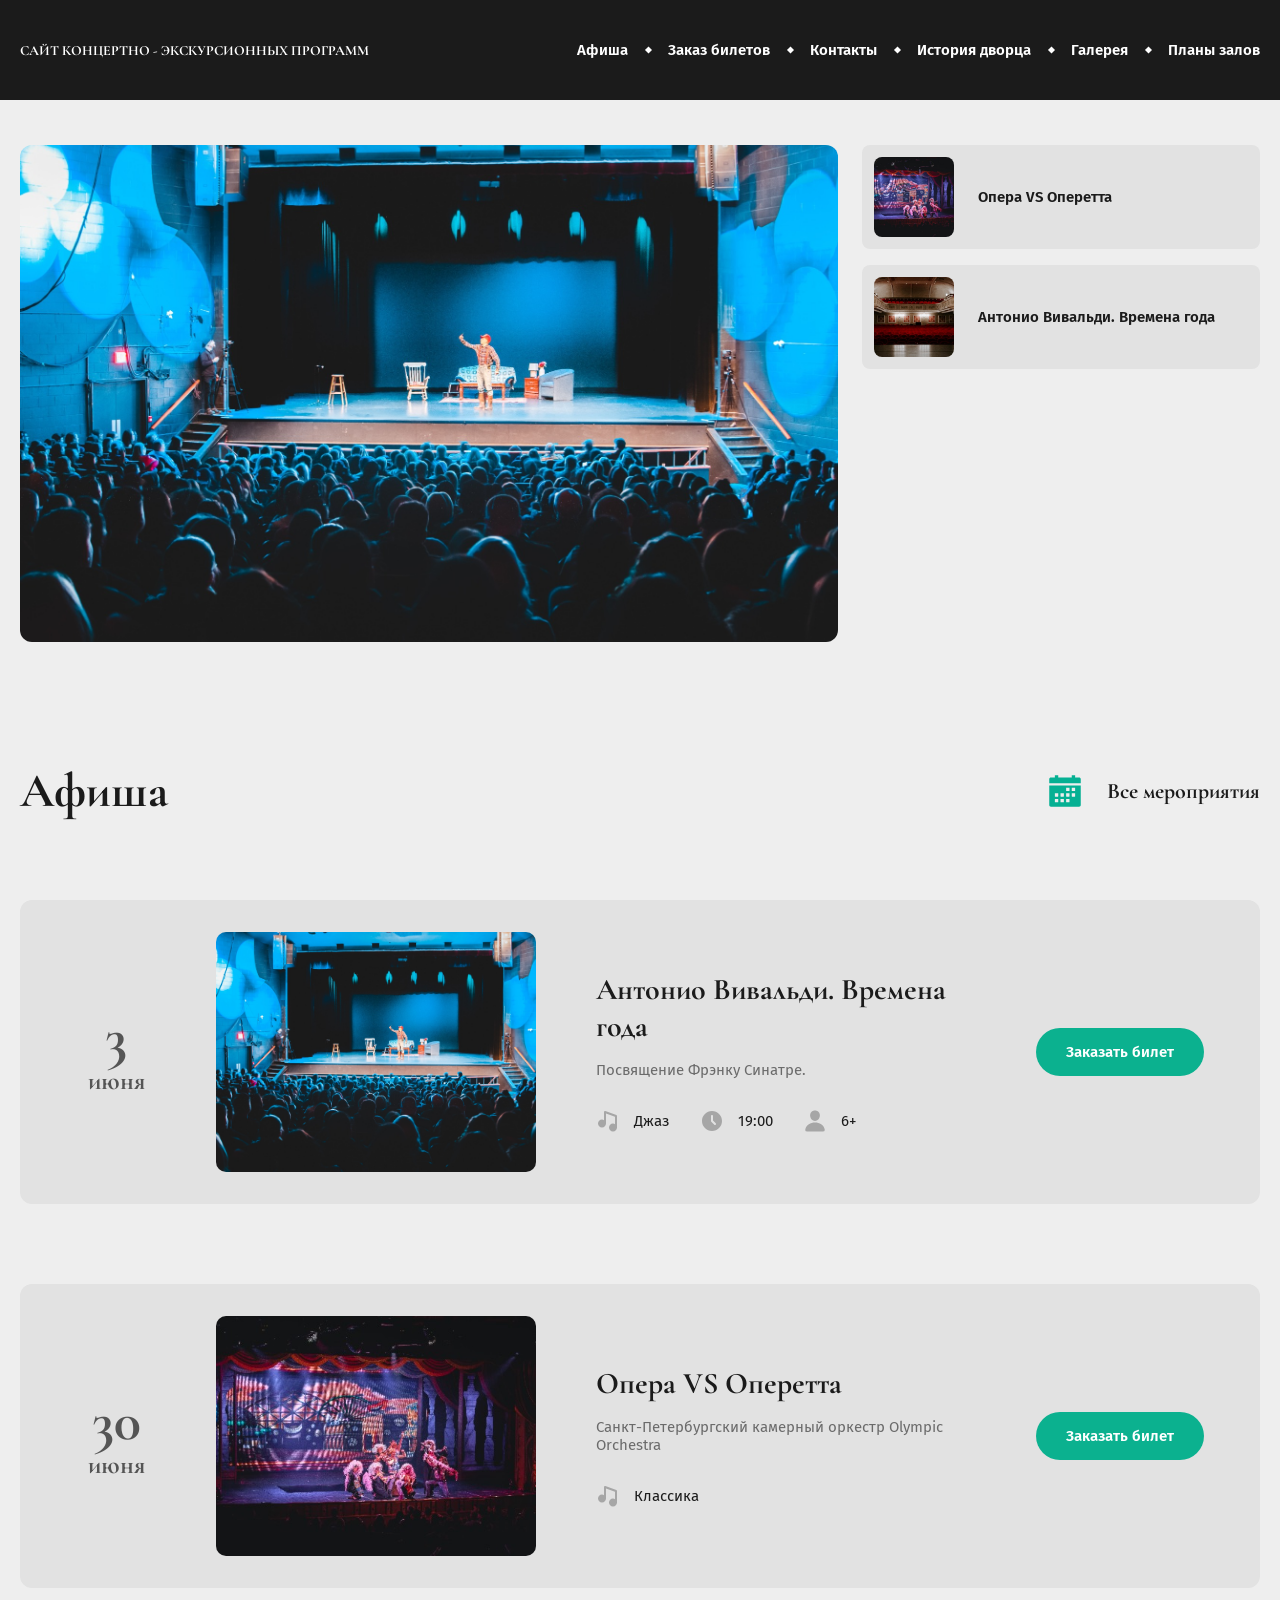
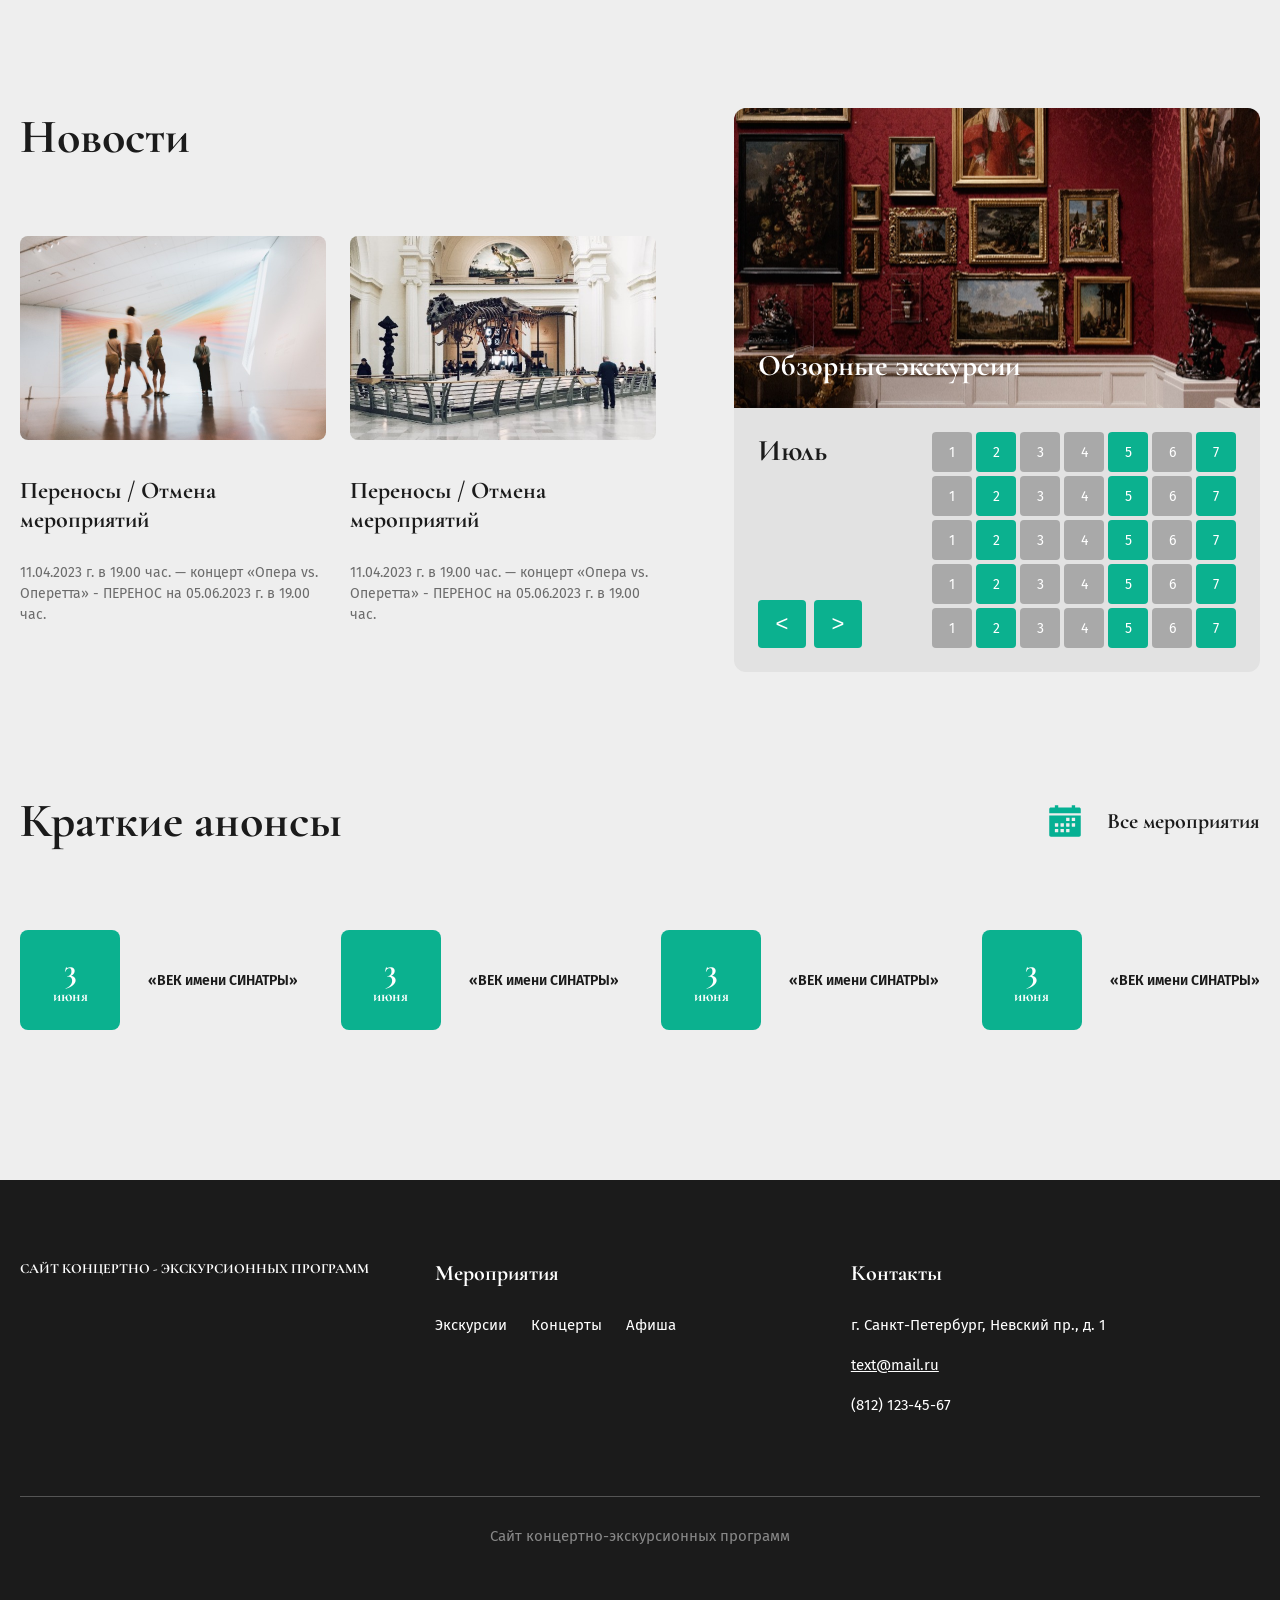
<file: index.html>
<!DOCTYPE html>
<html lang="ru">
<head>
  <meta charset="UTF-8">
  <meta name="viewport" content="width=device-width, initial-scale=1.0">
  <title>Сайт концертно-экскурсионных программ</title>

  <link href="https://fonts.googleapis.com/css2?family=Cormorant+Garamond:wght@600;700&family=Fira+Sans:wght@400;600&display=swap" rel="stylesheet">
  <link rel="stylesheet" href="style.css">
</head>
<body>

  <header class="header">
    <div class="container header__inner">
      <a href="index.html" class="logo">Сайт концертно - экскурсионных программ</a>
      <nav class="menu">
        <a href="afisha.html">Афиша</a>
        <a href="event.html">Заказ билетов</a>
        <a href="contacts.html">Контакты</a>
        <a href="#">История дворца</a>
        <a href="#">Галерея</a>
        <a href="#">Планы залов</a>
      </nav>
    </div>
  </header>


  <section class="container slider">
    <img class="slider__main" src="image/hero.jpg" alt="Концертный зал">
    <div class="slider__thumbs">
      <a href="event.html" class="thumb">
        <img src="image/event-2.jpg" alt="event-2">
        <span>Опера VS Оперетта</span>
      </a>
      <a href="event.html" class="thumb">
        <img src="image/thumb-2.jpg" alt="thumb-2">
        <span>Антонио Вивальди. Времена года</span>
      </a>
    </div>
  </section>


  <section class="container section">

    <div class="section__head">
      <h2 class="section__title">Афиша</h2>
      <a href="afisha.html" class="all-link">
        <img src="image/icon-calendar.svg" alt="Календарь">
        Все мероприятия
      </a>
    </div>

    <div class="poster">
      <div class="poster__date">
        <b>3</b>
        <span>июня</span>
      </div>

      <img class="poster__img" src="image/event-1.jpg" alt="Антонио Вивальди. Времена года">

      <div class="poster__info">
        <h3>Антонио Вивальди. Времена года</h3>
        <p>Посвящение Фрэнку Синатре.</p>

        <div class="poster__tags">
          <span><img src="image/icon-music.svg" alt="Иконка музыки"> Джаз</span>
          <span><img src="image/icon-clock.svg" alt="Иконка часов"> 19:00</span>
          <span><img src="image/icon-user.svg" alt="Иконка пользователя"> 6+</span>
        </div>
      </div>

      <a href="event.html" class="button">Заказать билет</a>
    </div>

    <div class="poster">
      <div class="poster__date">
        <b>30</b>
        <span>июня</span>
      </div>

      <img class="poster__img" src="image/event-2.jpg" alt="Опера VS Оперетта">

      <div class="poster__info">
        <h3>Опера VS Оперетта</h3>
        <p>Санкт-Петербургский камерный оркестр Olympic Orchestra</p>

        <div class="poster__tags">
          <span><img src="image/icon-music.svg" alt="Иконка музыки"> Классика</span>
        </div>
      </div>

      <a href="event.html" class="button">Заказать билет</a>
    </div>
  </section>


  <section class="container section news-row">

    <div class="news">
      <h2 class="section__title">Новости</h2>

      <div class="news__list">
        <div class="news__item">
          <img src="image/news-1.jpg" alt="Новость 1">
          <h3>Переносы / Отмена мероприятий</h3>
          <p>11.04.2023 г. в 19.00 час. — концерт «Опера vs. Оперетта» - ПЕРЕНОС на 05.06.2023 г. в 19.00 час.</p>
        </div>

        <div class="news__item">
          <img src="image/news-2.jpg" alt="Новость 2">
          <h3>Переносы / Отмена мероприятий</h3>
          <p>11.04.2023 г. в 19.00 час. — концерт «Опера vs. Оперетта» - ПЕРЕНОС на 05.06.2023 г. в 19.00 час.</p>
        </div>
      </div>
    </div>

    <div class="calendar">
      <div class="calendar__top">
        <h3>Обзорные экскурсии</h3>
      </div>

      <div class="calendar__body">
        <div class="calendar__left">
          <h4>Июль</h4>
          <div class="calendar__arrows">
            <button><</button>
            <button>></button>
          </div>
        </div>

        <div class="calendar__days">
          <span>1</span><span class="green">2</span><span>3</span><span>4</span><span class="green">5</span><span>6</span><span class="green">7</span>
          <span>1</span><span class="green">2</span><span>3</span><span>4</span><span class="green">5</span><span>6</span><span class="green">7</span>
          <span>1</span><span class="green">2</span><span>3</span><span>4</span><span class="green">5</span><span>6</span><span class="green">7</span>
          <span>1</span><span class="green">2</span><span>3</span><span>4</span><span class="green">5</span><span>6</span><span class="green">7</span>
          <span>1</span><span class="green">2</span><span>3</span><span>4</span><span class="green">5</span><span>6</span><span class="green">7</span>
        </div>
      </div>
    </div>
  </section>


  <section class="container section">
    <div class="section__head">
      <h2 class="section__title">Краткие анонсы</h2>
      <a href="afisha.html" class="all-link">
        <img src="image/icon-calendar.svg" alt="Иконка календаря">
        Все мероприятия
      </a>
    </div>

    <div class="announcement">
      <a href="event.html" class="announcement__item">
        <div class="announcement__date"><b>3</b><span>июня</span></div>
        <p>«ВЕК имени СИНАТРЫ»</p>
      </a>
      <a href="event.html" class="announcement__item">
        <div class="announcement__date"><b>3</b><span>июня</span></div>
        <p>«ВЕК имени СИНАТРЫ»</p>
      </a>
      <a href="event.html" class="announcement__item">
        <div class="announcement__date"><b>3</b><span>июня</span></div>
        <p>«ВЕК имени СИНАТРЫ»</p>
      </a>
      <a href="event.html" class="announcement__item">
        <div class="announcement__date"><b>3</b><span>июня</span></div>
        <p>«ВЕК имени СИНАТРЫ»</p>
      </a>
    </div>
  </section>


  <footer class="footer">
    <div class="container">
      <div class="footer__columns">
        <a href="index.html" class="logo footer__col">Сайт концертно - экскурсионных программ</a>

        <div class="footer__col">
          <h4>Мероприятия</h4>
          <div class="footer__links">
            <a href="#">Экскурсии</a>
            <a href="#">Концерты</a>
            <a href="afisha.html">Афиша</a>
          </div>
        </div>

        <div class="footer__col">
          <h4>Контакты</h4>
          <p>г. Санкт-Петербург, Невский пр., д. 1</p>
          <p><a href="mailto:text@mail.ru" class="underline">text@mail.ru</a></p>
          <p>(812) 123-45-67</p>
        </div>
      </div>

      <p class="footer__copy">Сайт концертно-экскурсионных программ</p>
    </div>
  </footer>

</body>
</html>
</file>
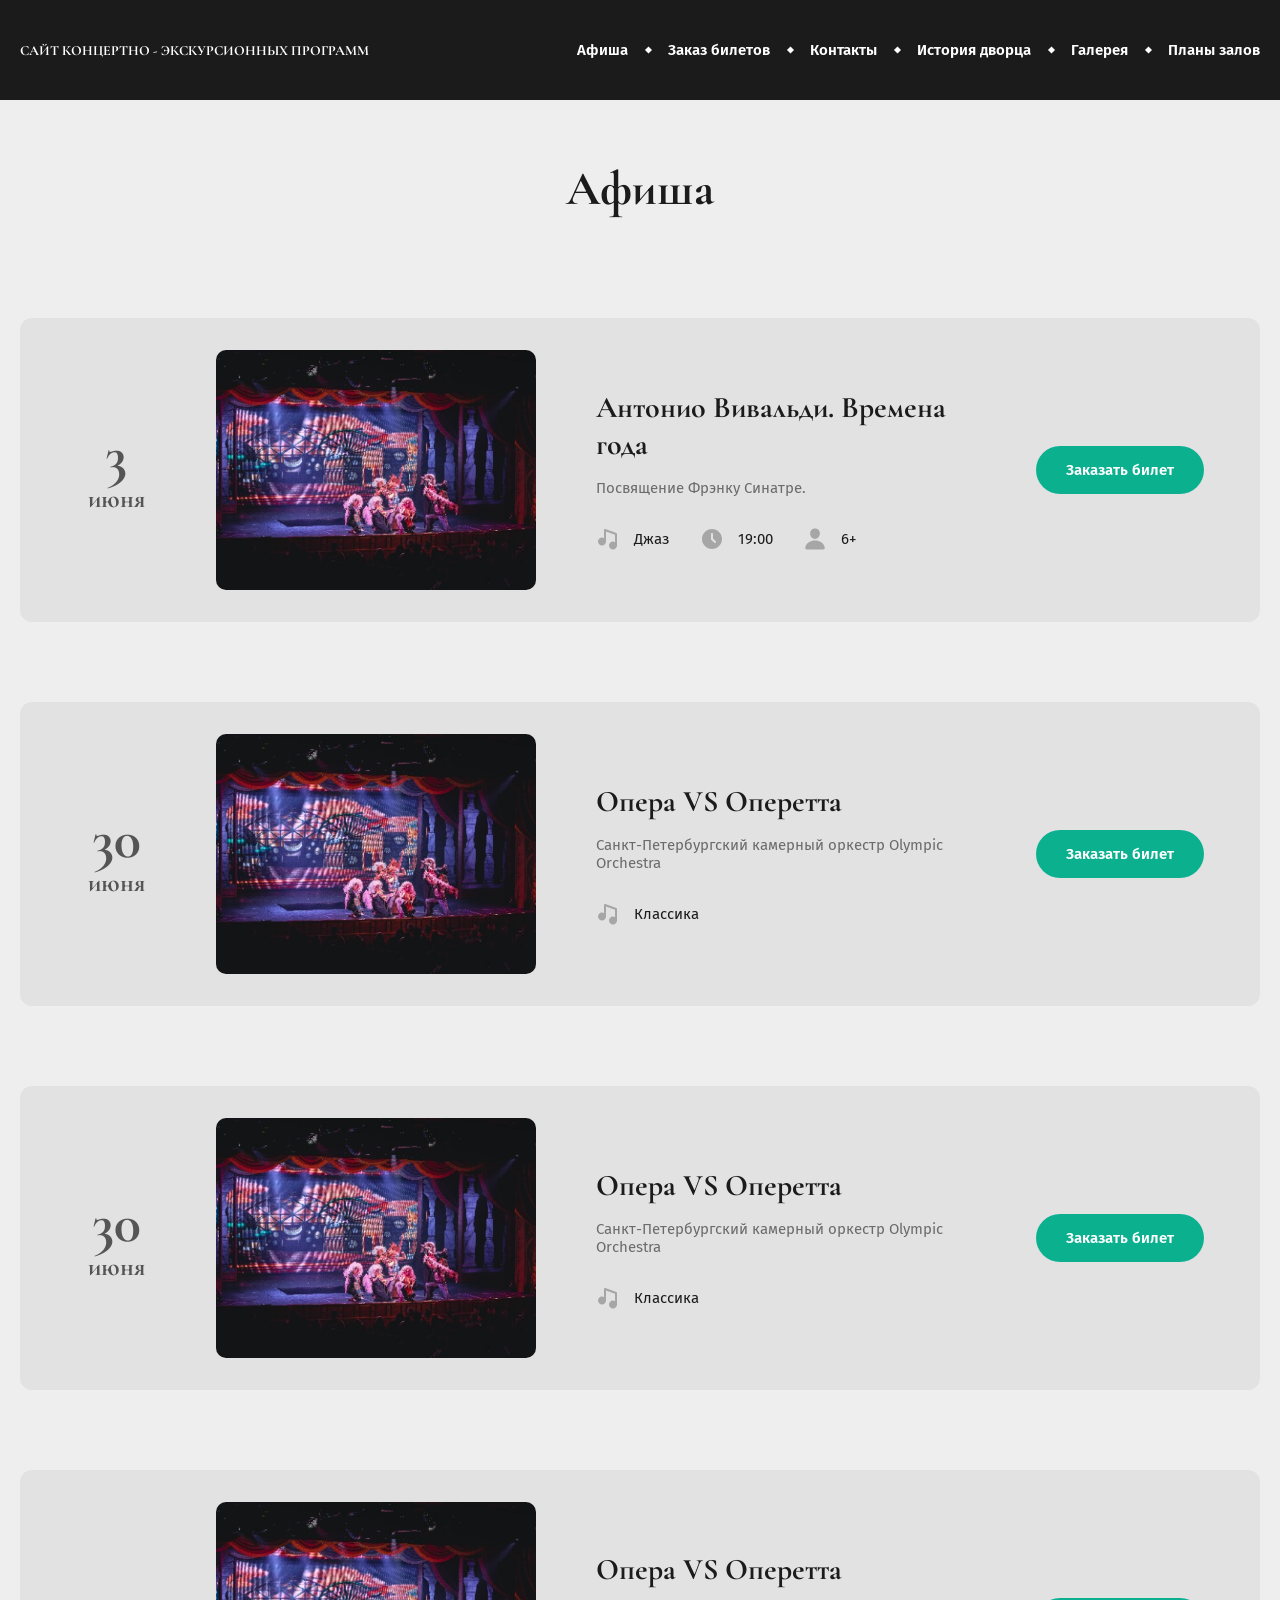
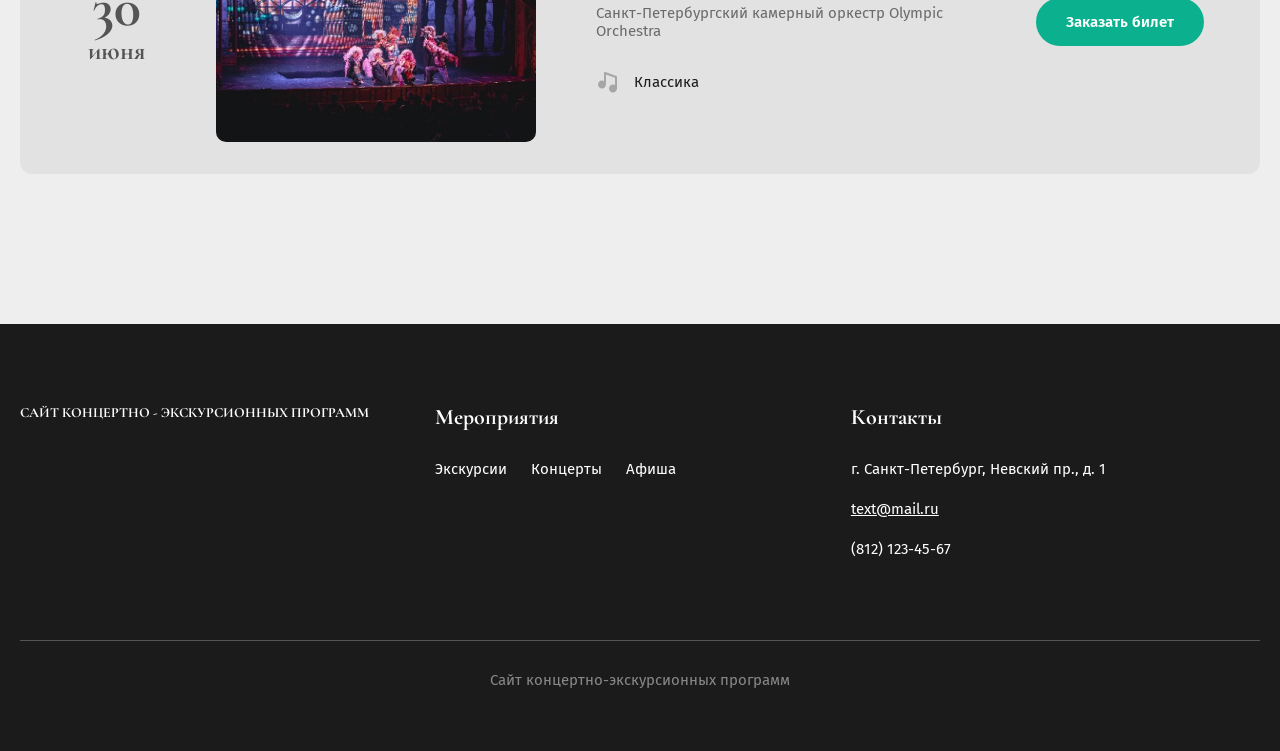
<file: afisha.html>
<!DOCTYPE html>
<html lang="ru">
<head>
  <meta charset="UTF-8">
  <meta name="viewport" content="width=device-width, initial-scale=1.0">
  <title>Афиша</title>

  <link href="https://fonts.googleapis.com/css2?family=Cormorant+Garamond:wght@600;700&family=Fira+Sans:wght@400;600&display=swap" rel="stylesheet">
  <link rel="stylesheet" href="style.css">
</head>
<body>

  <header class="header">
    <div class="container header__inner">
      <a href="index.html" class="logo">Сайт концертно - экскурсионных программ</a>
      <nav class="menu">
        <a href="afisha.html">Афиша</a>
        <a href="event.html">Заказ билетов</a>
        <a href="contacts.html">Контакты</a>
        <a href="#">История дворца</a>
        <a href="#">Галерея</a>
        <a href="#">Планы залов</a>
      </nav>
    </div>
  </header>


  <section class="container">

    <h1 class="page-title">Афиша</h1>

    <div class="poster">
      <div class="poster__date">
        <b>3</b>
        <span>июня</span>
      </div>

      <img class="poster__img" src="image/event-2.jpg" alt="Антонио Вивальди. Времена года">

      <div class="poster__info">
        <h3>Антонио Вивальди. Времена года</h3>
        <p>Посвящение Фрэнку Синатре.</p>

        <div class="poster__tags">
          <span><img src="image/icon-music.svg" alt="Иконка музыки"> Джаз</span>
          <span><img src="image/icon-clock.svg" alt="Иконка часов"> 19:00</span>
          <span><img src="image/icon-user.svg" alt="Иконка пользователя"> 6+</span>
        </div>
      </div>

      <a href="event.html" class="button">Заказать билет</a>
    </div>

    <div class="poster">
      <div class="poster__date">
        <b>30</b>
        <span>июня</span>
      </div>

      <img class="poster__img" src="image/event-2.jpg" alt="Опера VS Оперетта">

      <div class="poster__info">
        <h3>Опера VS Оперетта</h3>
        <p>Санкт-Петербургский камерный оркестр Olympic Orchestra</p>

        <div class="poster__tags">
          <span><img src="image/icon-music.svg" alt="Иконка музыки"> Классика</span>
        </div>
      </div>

      <a href="event.html" class="button">Заказать билет</a>
    </div>

    <div class="poster">
      <div class="poster__date">
        <b>30</b>
        <span>июня</span>
      </div>

      <img class="poster__img" src="image/event-2.jpg" alt="Опера VS Оперетта">

      <div class="poster__info">
        <h3>Опера VS Оперетта</h3>
        <p>Санкт-Петербургский камерный оркестр Olympic Orchestra</p>

        <div class="poster__tags">
          <span><img src="image/icon-music.svg" alt="Иконка музыки"> Классика</span>
        </div>
      </div>

      <a href="event.html" class="button">Заказать билет</a>
    </div>

    <div class="poster">
      <div class="poster__date">
        <b>30</b>
        <span>июня</span>
      </div>

      <img class="poster__img" src="image/event-2.jpg" alt="Опера VS Оперетта">

      <div class="poster__info">
        <h3>Опера VS Оперетта</h3>
        <p>Санкт-Петербургский камерный оркестр Olympic Orchestra</p>

        <div class="poster__tags">
          <span><img src="image/icon-music.svg" alt="Иконка музыки"> Классика</span>
        </div>
      </div>

      <a href="event.html" class="button">Заказать билет</a>
    </div>

  </section>


  <footer class="footer">
    <div class="container">
      <div class="footer__columns">
        <a href="index.html" class="logo footer__col">Сайт концертно - экскурсионных программ</a>

        <div class="footer__col">
          <h4>Мероприятия</h4>
          <div class="footer__links">
            <a href="#">Экскурсии</a>
            <a href="#">Концерты</a>
            <a href="afisha.html">Афиша</a>
          </div>
        </div>

        <div class="footer__col">
          <h4>Контакты</h4>
          <p>г. Санкт-Петербург, Невский пр., д. 1</p>
          <p><a href="mailto:text@mail.ru" class="underline">text@mail.ru</a></p>
          <p>(812) 123-45-67</p>
        </div>
      </div>

      <p class="footer__copy">Сайт концертно-экскурсионных программ</p>
    </div>
  </footer>

</body>
</html>
</file>
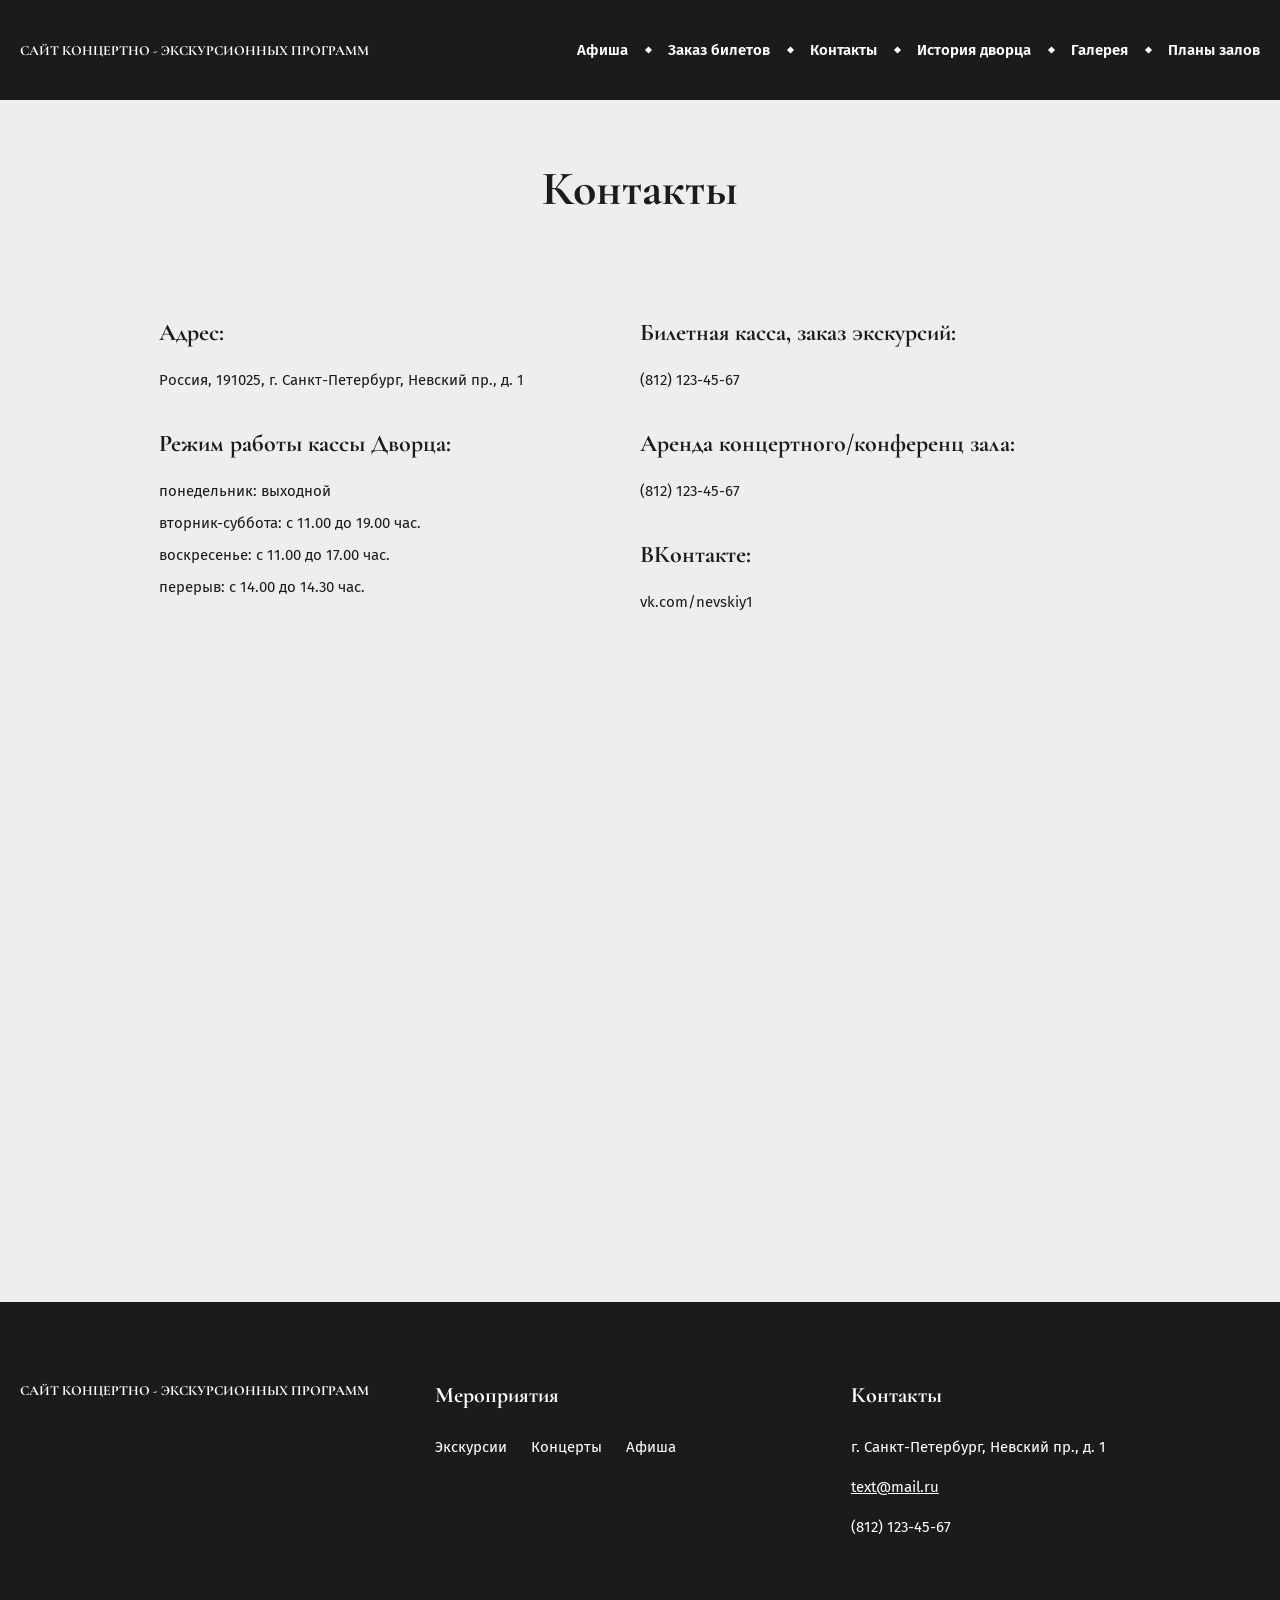
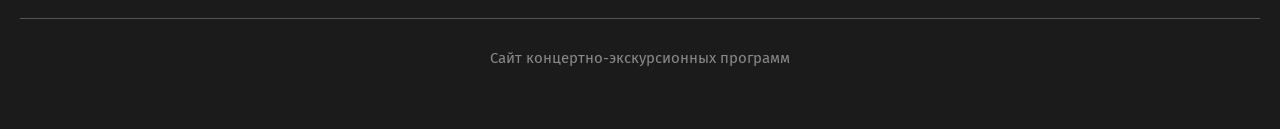
<file: contacts.html>
<!DOCTYPE html>
<html lang="ru">
<head>
  <meta charset="UTF-8">
  <meta name="viewport" content="width=device-width, initial-scale=1.0">
  <title>Контакты</title>

  <link href="https://fonts.googleapis.com/css2?family=Cormorant+Garamond:wght@600;700&family=Fira+Sans:wght@400;600&display=swap" rel="stylesheet">
  <link rel="stylesheet" href="style.css">
</head>
<body>

  <header class="header">
    <div class="container header__inner">
      <a href="index.html" class="logo">Сайт концертно - экскурсионных программ</a>
      <nav class="menu">
        <a href="afisha.html">Афиша</a>
        <a href="event.html">Заказ билетов</a>
        <a href="contacts.html">Контакты</a>
        <a href="#">История дворца</a>
        <a href="#">Галерея</a>
        <a href="#">Планы залов</a>
      </nav>
    </div>
  </header>


  <section class="container">

    <h1 class="page-title">Контакты</h1>

    <div class="contacts">

      <div class="contacts__col">
        <div class="contacts__block">
          <h3>Адрес:</h3>
          <p>Россия, 191025, г. Санкт-Петербург, Невский пр., д. 1</p>
        </div>

        <div class="contacts__block">
          <h3>Режим работы кассы Дворца:</h3>
          <p>понедельник: выходной</p>
          <p>вторник-суббота: с 11.00 до 19.00 час.</p>
          <p>воскресенье: с 11.00 до 17.00 час.</p>
          <p>перерыв: с 14.00 до 14.30 час.</p>
        </div>
      </div>

      <div class="contacts__col">
        <div class="contacts__block">
          <h3>Билетная касса, заказ экскурсий:</h3>
          <p><a href="tel:+78121234567">(812) 123-45-67</a></p>
        </div>

        <div class="contacts__block">
          <h3>Аренда концертного/конференц зала:</h3>
          <p><a href="tel:+78121234567">(812) 123-45-67</a></p>
        </div>

        <div class="contacts__block">
          <h3>ВКонтакте:</h3>
          <p><a href="https://vk.com/nevskiy1" target="_blank">vk.com/nevskiy1</a></p>
        </div>
      </div>

    </div>

    <iframe class="map"
            src="https://yandex.ru/map-widget/v1/?ll=30.315300%2C59.936300&z=16&pt=30.315300%2C59.936300%2Cpm2rdm&theme=dark"
            title="Карта: Невский проспект, 1"></iframe>

  </section>


  <footer class="footer">
    <div class="container">
      <div class="footer__columns">
        <a href="index.html" class="logo footer__col">Сайт концертно - экскурсионных программ</a>

        <div class="footer__col">
          <h4>Мероприятия</h4>
          <div class="footer__links">
            <a href="#">Экскурсии</a>
            <a href="#">Концерты</a>
            <a href="afisha.html">Афиша</a>
          </div>
        </div>

        <div class="footer__col">
          <h4>Контакты</h4>
          <p>г. Санкт-Петербург, Невский пр., д. 1</p>
          <p><a href="mailto:text@mail.ru" class="underline">text@mail.ru</a></p>
          <p>(812) 123-45-67</p>
        </div>
      </div>

      <p class="footer__copy">Сайт концертно-экскурсионных программ</p>
    </div>
  </footer>

</body>
</html>
</file>
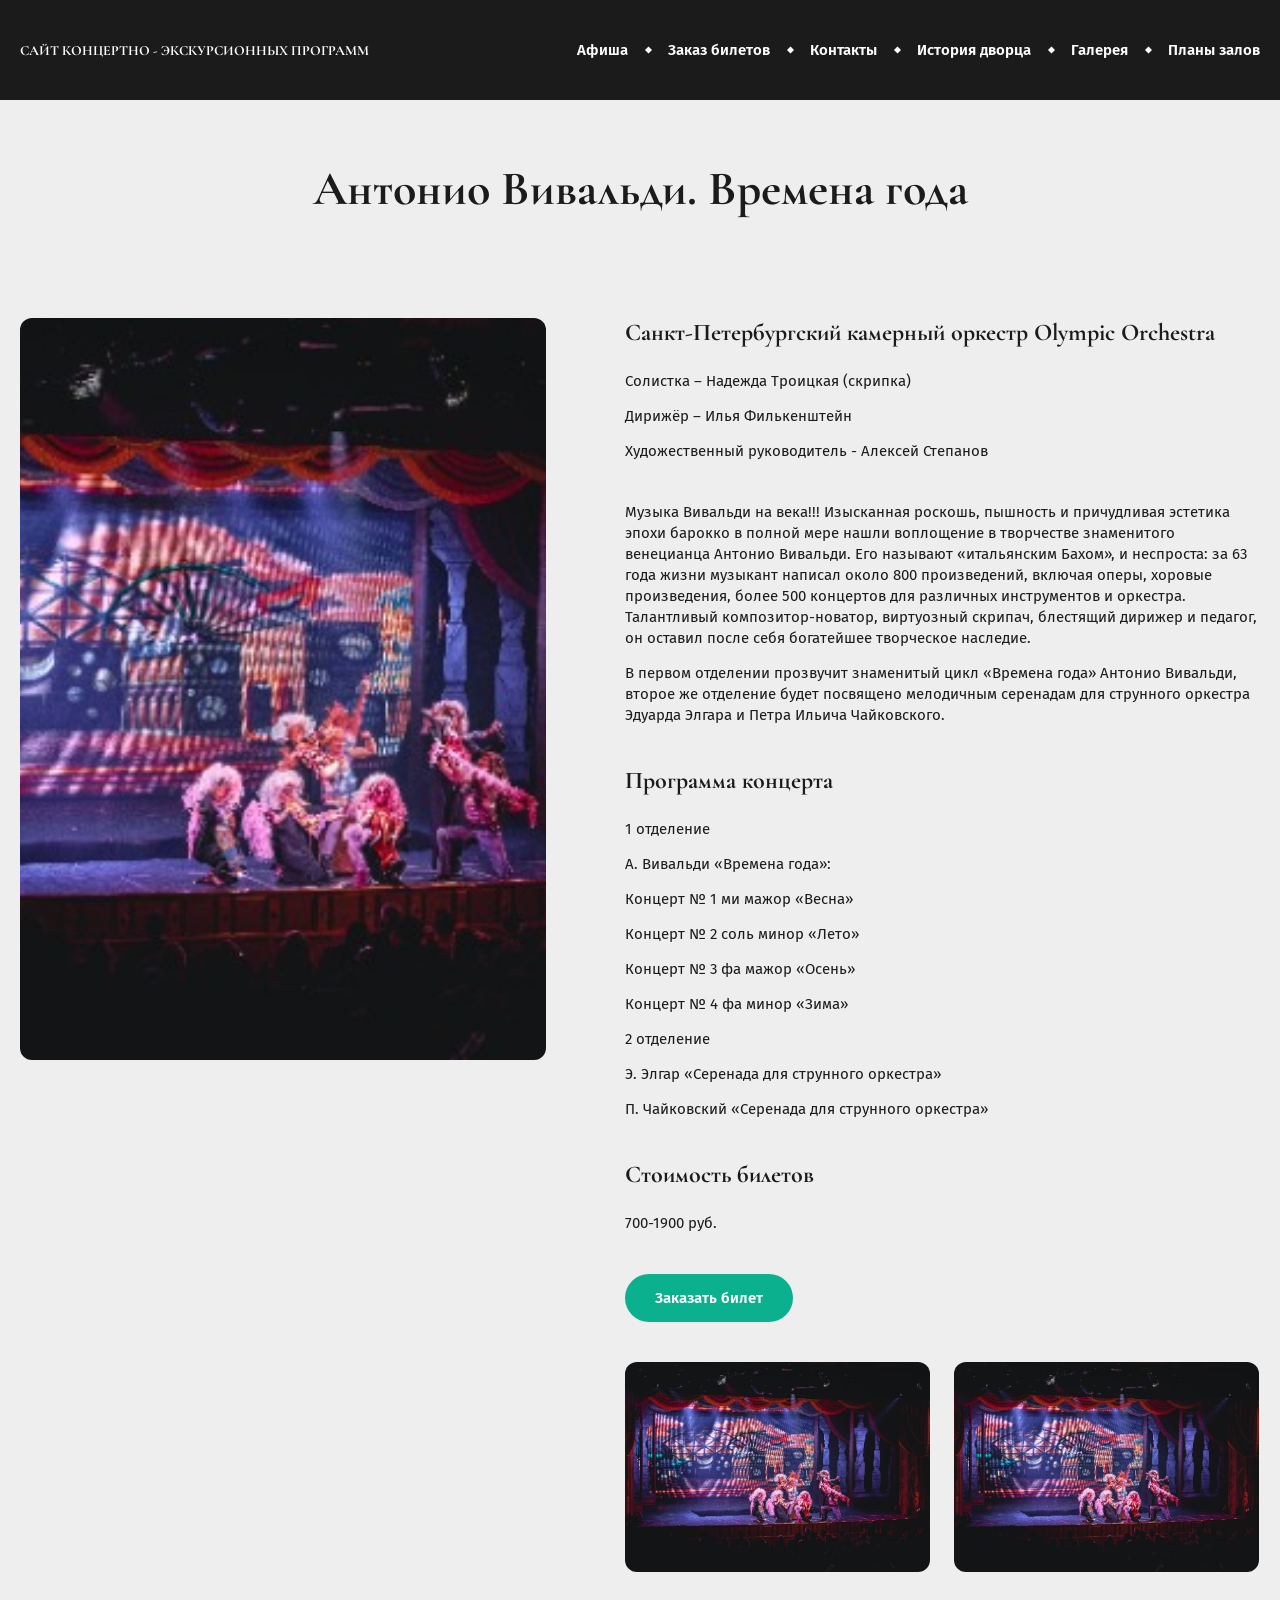
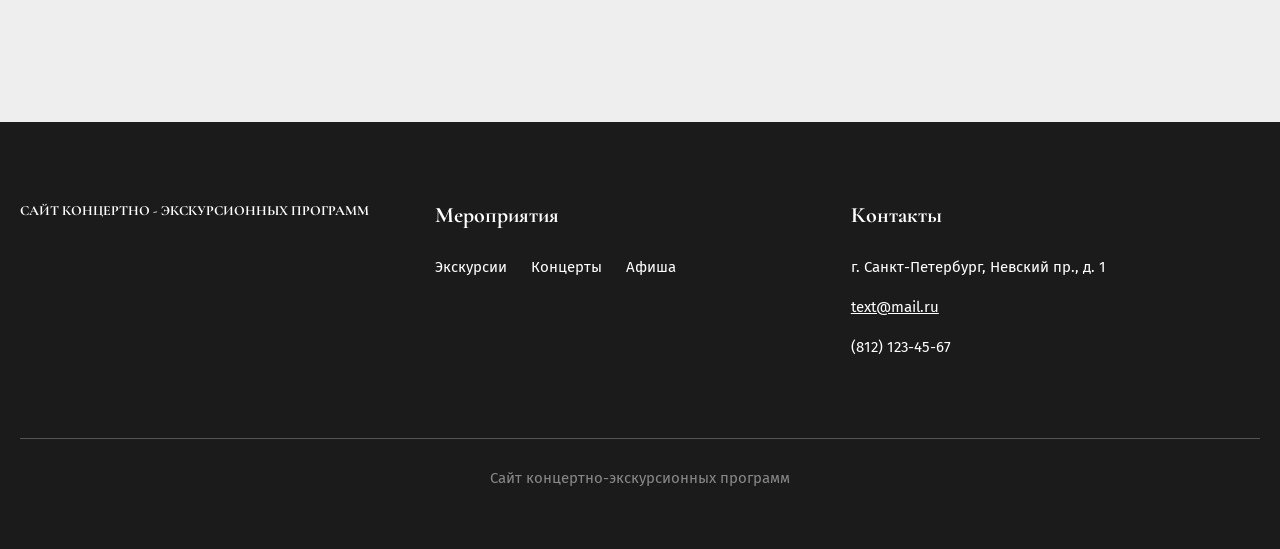
<file: event.html>
<!DOCTYPE html>
<html lang="ru">
<head>
  <meta charset="UTF-8">
  <meta name="viewport" content="width=device-width, initial-scale=1.0">
  <title>Антонио Вивальди. Времена года</title>

  <link href="https://fonts.googleapis.com/css2?family=Cormorant+Garamond:wght@600;700&family=Fira+Sans:wght@400;600&display=swap" rel="stylesheet">
  <link rel="stylesheet" href="style.css">
</head>
<body>

  <header class="header">
    <div class="container header__inner">
      <a href="index.html" class="logo">Сайт концертно - экскурсионных программ</a>
      <nav class="menu">
        <a href="afisha.html">Афиша</a>
        <a href="event.html">Заказ билетов</a>
        <a href="contacts.html">Контакты</a>
        <a href="#">История дворца</a>
        <a href="#">Галерея</a>
        <a href="#">Планы залов</a>
      </nav>
    </div>
  </header>


  <section class="container">

    <h1 class="page-title">Антонио Вивальди. Времена года</h1>

    <div class="event">

      <img class="event__poster" src="image/event-2.jpg" alt="Антонио Вивальди. Времена года">

      <div class="event__info">

        <div class="event__block">
          <h3>Санкт-Петербургский камерный оркестр Olympic Orchestra</h3>
          <p>Солистка – Надежда Троицкая (скрипка)</p>
          <p>Дирижёр – Илья Филькенштейн</p>
          <p>Художественный руководитель - Алексей Степанов</p>
        </div>

        <div class="event__block">
          <p>Музыка Вивальди на века!!! Изысканная роскошь, пышность и причудливая эстетика эпохи барокко в полной мере нашли воплощение в творчестве знаменитого венецианца Антонио Вивальди. Его называют «итальянским Бахом», и неспроста: за 63 года жизни музыкант написал около 800 произведений, включая оперы, хоровые произведения, более 500 концертов для различных инструментов и оркестра. Талантливый композитор-новатор, виртуозный скрипач, блестящий дирижер и педагог, он оставил после себя богатейшее творческое наследие.</p>
          <p>В первом отделении прозвучит знаменитый цикл «Времена года» Антонио Вивальди, второе же отделение будет посвящено мелодичным серенадам для струнного оркестра Эдуарда Элгара и Петра Ильича Чайковского.</p>
        </div>

        <div class="event__block">
          <h3>Программа концерта</h3>
          <p>1 отделение</p>
          <p>А. Вивальди «Времена года»:</p>
          <p>Концерт № 1 ми мажор «Весна»</p>
          <p>Концерт № 2 соль минор «Лето»</p>
          <p>Концерт № 3 фа мажор «Осень»</p>
          <p>Концерт № 4 фа минор «Зима»</p>
          <p>2 отделение</p>
          <p>Э. Элгар «Серенада для струнного оркестра»</p>
          <p>П. Чайковский «Серенада для струнного оркестра»</p>
        </div>

        <div class="event__block">
          <h3>Стоимость билетов</h3>
          <p>700-1900 руб.</p>
        </div>

        <a href="#" class="button">Заказать билет</a>

        <div class="event__gallery">
          <img src="image/event-2.jpg" alt="Фото с концерта 1">
          <img src="image/event-2.jpg" alt="Фото с концерта 2">
        </div>

      </div>
    </div>

  </section>


  <footer class="footer">
    <div class="container">
      <div class="footer__columns">
        <a href="index.html" class="logo footer__col">Сайт концертно - экскурсионных программ</a>

        <div class="footer__col">
          <h4>Мероприятия</h4>
          <div class="footer__links">
            <a href="#">Экскурсии</a>
            <a href="#">Концерты</a>
            <a href="afisha.html">Афиша</a>
          </div>
        </div>

        <div class="footer__col">
          <h4>Контакты</h4>
          <p>г. Санкт-Петербург, Невский пр., д. 1</p>
          <p><a href="mailto:text@mail.ru" class="underline">text@mail.ru</a></p>
          <p>(812) 123-45-67</p>
        </div>
      </div>

      <p class="footer__copy">Сайт концертно-экскурсионных программ</p>
    </div>
  </footer>

</body>
</html>
</file>
<file: style.css>
* {
  margin: 0;
  padding: 0;
  box-sizing: border-box;
}

:root {
  --accent:#0bb18f;
  --dark: #1b1b1b;
  --bg-gray: #e2e2e2;
}

body {
  font-family: 'Fira Sans', sans-serif; 
  font-size: 16px;
  color: var(--dark);
  background: #eeeeee;                  
}

h1, h2, h3, h4 {
  font-family: 'Cormorant Garamond', serif;
  font-weight: 700;
}

a {
  color: inherit;
  text-decoration: none;
}

img {
  display: block;
  object-fit: cover;
}

.container {
  width: 1296px;
  margin: 0 auto;
}

.section {
  margin-top: 120px;
}

.header {
  background: #1b1b1b;
  color: #fff;
}

.header__inner {
  height: 100px;
  display: flex;
  justify-content: space-between;
  align-items: center;
}

.logo {
  font-family: 'Cormorant Garamond', serif;
  font-weight: 700;
  font-size: 14px;
  text-transform: uppercase; 
}

.menu {
  display: flex;
  gap: 40px; 
}

.menu a {
  font-weight: 600;
  font-size: 15px;
  position: relative; 
}

.menu a::after {
  content: "";
  position: absolute;
  right: -23px;
  top: 50%;
  width: 5px;
  height: 5px;
  background: #fff;
  transform: translateY(-50%) rotate(45deg);
}

.menu a:last-child::after {
  display: none;
}

.slider {
  display: flex;
  gap: 24px;
  margin-top: 45px;
}

.slider__main {
  width: 856px;
  height: 497px;
  border-radius: 12px;
}

.slider__thumbs {
  width: 416px;
  display: flex;
  flex-direction: column;
  gap: 16px;
}

.thumb {
  display: flex;
  align-items: center;
  gap: 24px;
  padding: 12px;
  background: #e2e2e2;
  border-radius: 8px;
  font-weight: 600;
  font-size: 15px;
}

.thumb img {
  width: 80px;
  height: 80px;
  border-radius: 8px;
}

.section__head {
  display: flex;
  justify-content: space-between;
  align-items: center;
  margin-bottom: 80px;
}

.section__title {
  font-size: 48px;
}

.all-link {
  display: flex;
  align-items: center;
  gap: 24px;
  font-family: 'Cormorant Garamond', serif;
  font-weight: 700;
  font-size: 22px;
}

.all-link img {
  width: 36px;
  height: 36px;
}


.poster {
  display: flex;
  align-items: center;
  gap: 60px;
  padding: 32px 56px;
  background: #e2e2e2;
  border-radius: 12px;
  margin-bottom: 80px;
}

.poster:last-child {
  margin-bottom: 0;
}

.poster__date {
  width: 80px;
  display: flex;
  flex-direction: column;
  align-items: center;
  font-family: 'Cormorant Garamond', serif;
  color: #555;
}

.poster__date b {
  font-size: 56px;
  line-height: 1;
}

.poster__date span {
  font-size: 26px;
  font-weight: 700;
}

.poster__img {
  width: 320px;
  height: 240px;
  border-radius: 10px;
}

.poster__info {
  flex: 1;
}

.poster__info h3 {
  font-size: 30px;
  margin-bottom: 16px;
  max-width: 420px;
}

.poster__info p {
  font-size: 15px;
  color: #6b6b6b;
  margin-bottom: 30px;
  max-width: 420px;
}

.poster__tags {
  display: flex;
  gap: 30px;
  font-size: 15px;
}

.poster__tags span {
  display: flex;
  align-items: center;
  gap: 14px;
}

.poster__tags img {
  width: 24px;
  height: 24px;
}

.button {
  padding: 15px 30px;
  background: var(--accent);
  color: #fff;
  font-weight: 600;
  font-size: 15px;
  border-radius: 30px; 
}

.button:hover {
  background: #099a7c;
}


.news-row {
  display: flex;
  justify-content: space-between;
  align-items: flex-start;
}

.news {
  width: 636px;
}

.news .section__title {
  margin-bottom: 70px;
}

.news__list {
  display: flex;
  gap: 24px;
}

.news__item {
  width: 306px;
}

.news__item img {
  width: 306px;
  height: 204px;
  border-radius: 8px;
  margin-bottom: 36px;
}

.news__item h3 {
  font-size: 24px;
  margin-bottom: 28px;
}

.news__item p {
  font-size: 14px;
  color: #6b6b6b;
  line-height: 1.5;
}


.calendar {
  width: 526px;
  background: #e2e2e2;
  border-radius: 12px;
  overflow: hidden; 
}

.calendar__top {
  height: 300px;
  padding: 24px;
  display: flex;
  align-items: flex-end; 
  background: #5a1a22 url("image/tours.jpg") center / cover;
  color: #fff;
}

.calendar__top h3 {
  font-size: 30px;
}

.calendar__body {
  display: flex;
  justify-content: space-between;
  padding: 24px;
}

.calendar__left {
  display: flex;
  flex-direction: column;
  justify-content: space-between;
}

.calendar__left h4 {
  font-size: 30px;
}

.calendar__arrows {
  display: flex;
  gap: 8px;
}

.calendar__arrows button {
  width: 48px;
  height: 48px;
  border: none;
  border-radius: 4px;
  background: var(--accent);
  color: #fff;
  font-size: 22px;
  cursor: pointer;
}

.calendar__days {
  display: grid;
  grid-template-columns: repeat(7, 40px);
  gap: 4px;
}

.calendar__days span {
  height: 40px;
  display: flex;
  justify-content: center;
  border-radius: 4px;
  align-items: center;
  background: #a9a9a9;
  color: #fff;
  font-size: 14px;
}

.calendar__days .green {
  background: #0bb18f;
}


.announcement {
  display: flex;
  justify-content: space-between;
}

.announcement__item {
  display: flex;
  align-items: center;
  gap: 28px;
}

.announcement__date {
  width: 100px;
  height: 100px;
  display: flex;
  flex-direction: column;
  justify-content: center;
  align-items: center;
  background: #0bb18f;
  color: #fff;
  border-radius: 8px;
  font-family: 'Cormorant Garamond', serif;
  font-weight: 700;
}

.announcement__date b {
  font-size: 32px;
  line-height: 1;
}

.announcement__date span {
  font-size: 16px;
}

.announcement__item p {
  font-size: 14px;
  font-weight: 600;
}

.footer {
  margin-top: 150px;
  padding: 80px 0 40px;
  background: #1b1b1b;
  color: #fff;
}

.footer__columns {
  display: flex;
  justify-content: space-between;
}

.footer h4 {
  font-size: 22px;
  margin-bottom: 30px;
}

.footer p {
  font-size: 15px;
  margin-bottom: 22px;
}

.footer__links {
  display: flex;
  gap: 24px;
  font-size: 15px;
}

.footer__col {
  width: 33%;
}

.underline {
  text-decoration: underline;
}

.footer__copy {
  margin-top: 60px;
  padding-top: 30px;
  border-top: 1px solid #555;
  text-align: center;
  color: #888;
}

.page-title {
  text-align: center;
  font-size: 48px;
  margin: 60px 0 100px;
}

.event {
  display: flex;
  justify-content: space-between;
  align-items: flex-start;
}

.event__poster {
  width: 526px;
  height: 742px;
  border-radius: 12px;
}

.event__info {
  width: 635px;
}

.event__block {
  margin-bottom: 40px;
}

.event__block h3 {
  font-size: 24px;
  margin-bottom: 24px;
}

.event__block p {
  font-size: 15px;
  line-height: 1.4;
  margin-bottom: 14px;
}

.event__info .button {
  display: inline-block;
}

.event__gallery {
  display: flex;
  gap: 24px;
  margin-top: 40px;
}

.event__gallery img {
  width: 305px;
  height: 210px;
  border-radius: 12px;
}

.contacts {
  width: 963px;
  margin: 0 auto;
  display: flex;
}

.contacts__col {
  width: 50%;
}

.contacts__block {
  margin-bottom: 40px;
}

.contacts__block h3 {
  font-size: 24px;
  margin-bottom: 24px;
}

.contacts__block p {
  font-size: 15px;
  margin-bottom: 14px;
}

.map {
  display: block;
  width: 856px;
  height: 441px;
  margin: 60px auto 0;
  border: none;
  border-radius: 12px;
}

@media (max-width: 1320px) {
  .container {
    width: 100%;
    padding: 0 20px;
  }
}
</file>
